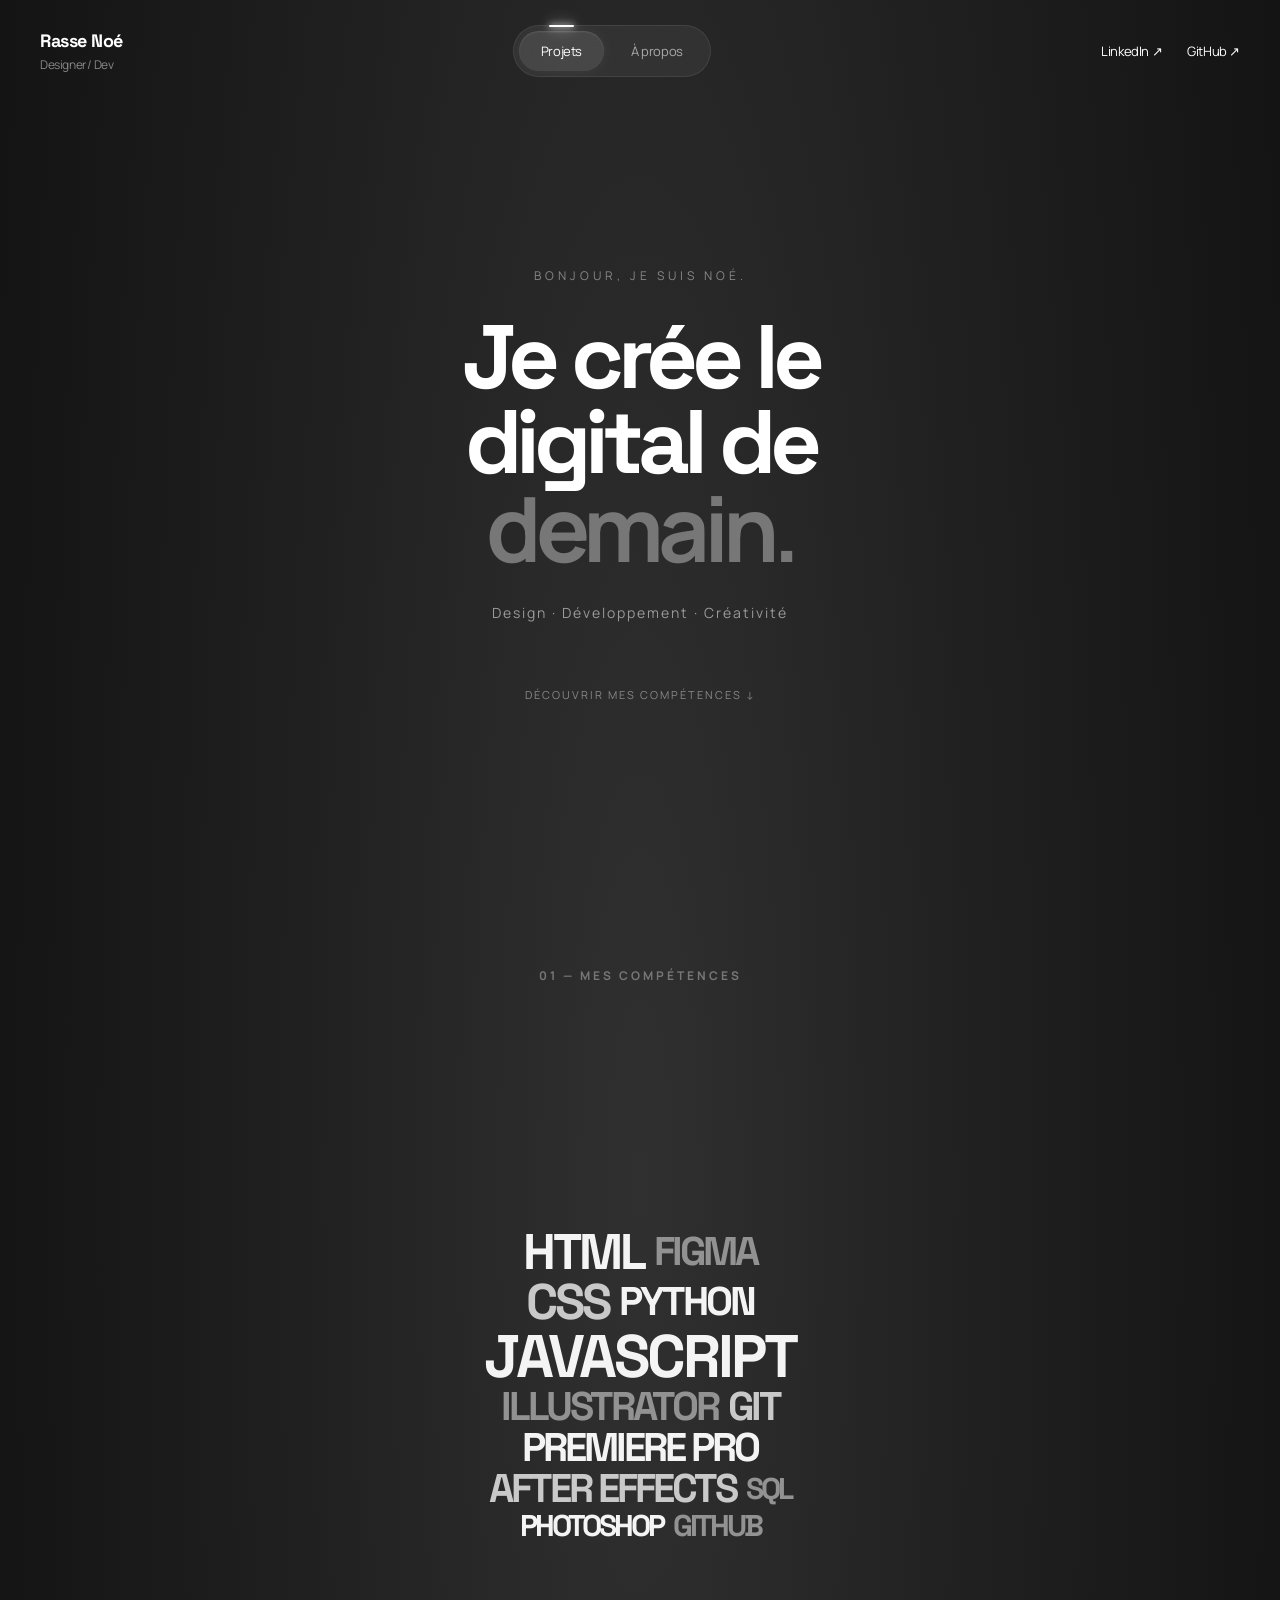
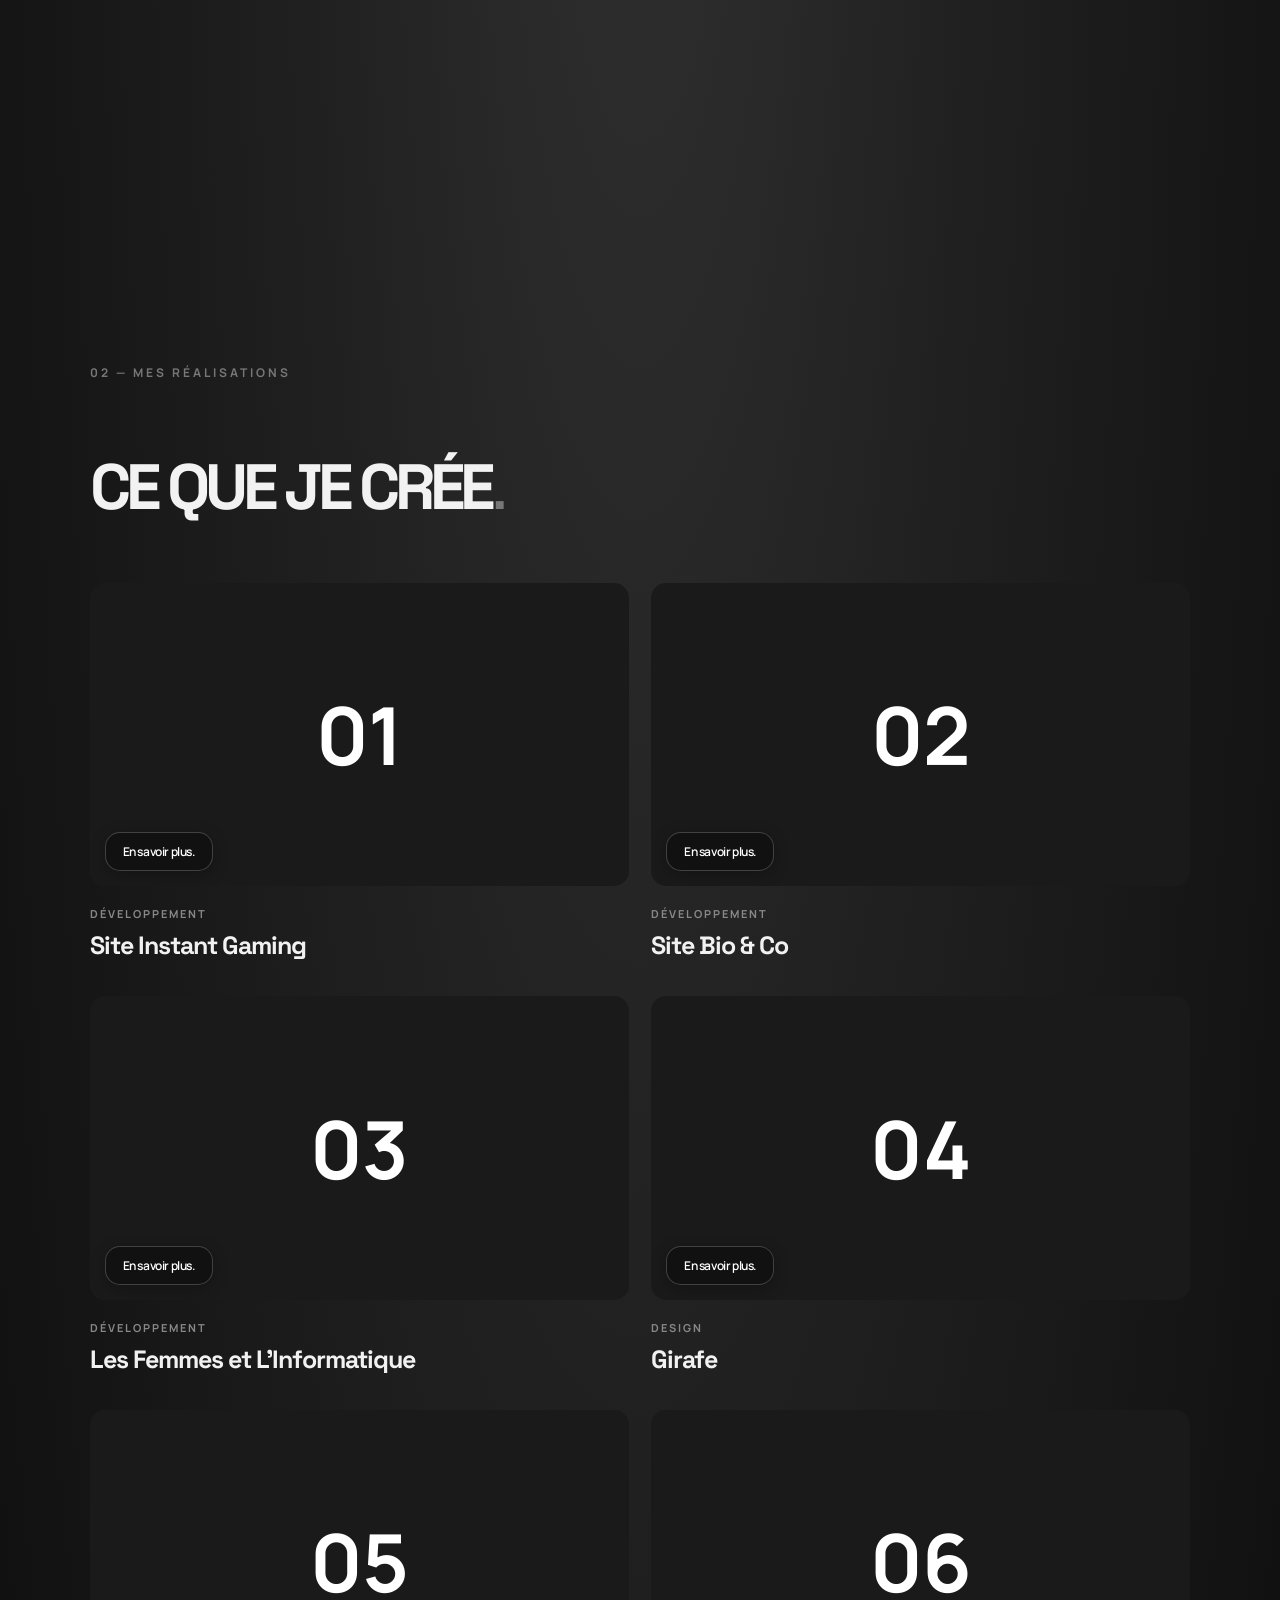
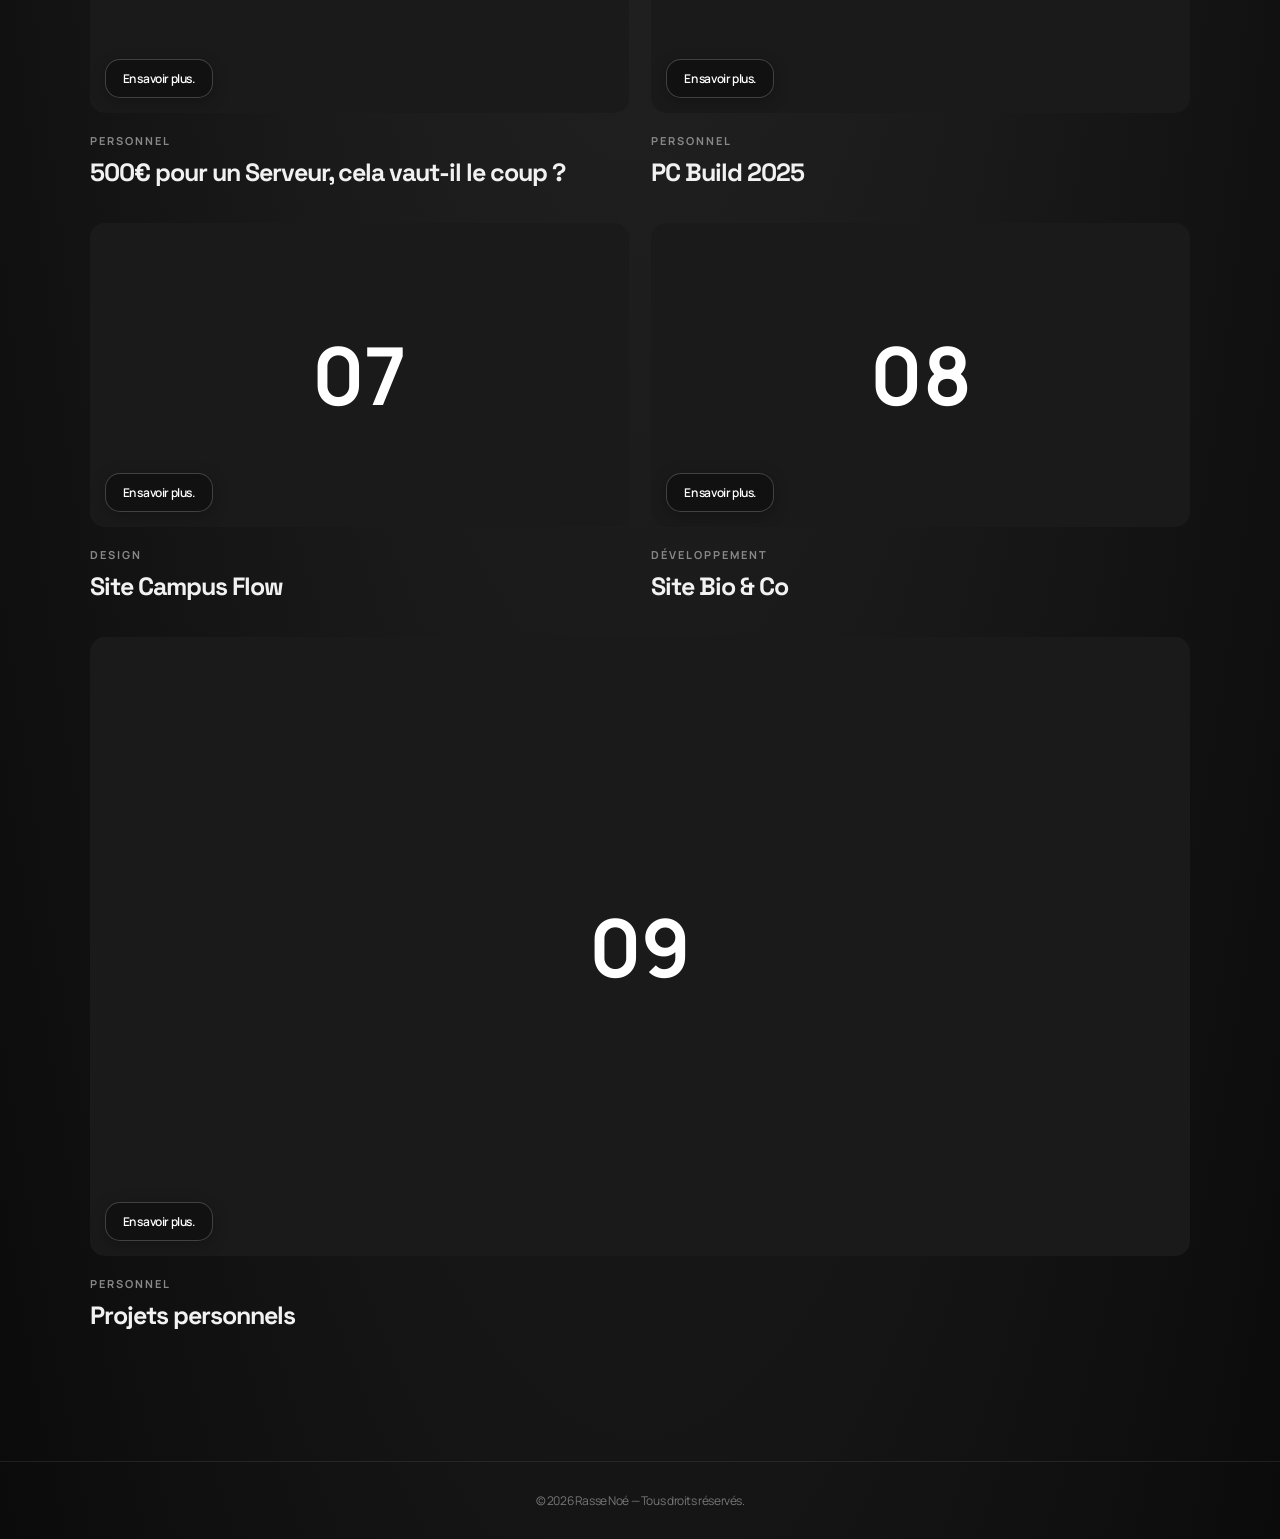
<file: index.html>
<!DOCTYPE html>
<html lang="fr">
<head>
    <meta charset="UTF-8">
    <meta name="viewport" content="width=device-width,initial-scale=1.0">
    <title>Portfolio - Rasse Noé</title>
    <link rel="stylesheet" href="./styles.css">
    <script src="scripts.js" defer></script>
</head>
<body>
    <header>
        <div class="header-left">
            <h2>Rasse Noé</h2>
            <p>Designer / Dev</p>
        </div>
        <nav class="header-mid">
            <a href="index.html" class="active">Projets</a>
            <a href="apropos.html">À propos</a>
        </nav>
        <div class="header-right">
            <a href="https://www.linkedin.com/in/noë-rasse-a5baa6315/" target="_blank" rel="noopener noreferrer">LinkedIn ↗</a>
            <a href="https://github.com/noe-rasse" target="_blank" rel="noopener noreferrer">GitHub ↗</a>
        </div>
    </header>
    <main>
        <section class="hero">
            <p class="hero-intro">BONJOUR, JE SUIS NOÉ.</p>
            <h1>Je crée le<br>digital de<br><span>demain.</span></h1>
            <p class="hero-description">Design · Développement · Créativité</p>
            <a href="#competences" class="discover">DÉCOUVRIR MES COMPÉTENCES ↓</a>
        </section>
        <section class="skills-section" id="competences">
            <p class="section-label">01 — MES COMPÉTENCES</p>
            <div class="skills-circle">
                <div class="skill-row row-1">
                    <span class="skill xl white">HTML</span>
                    <span class="skill lg gray">FIGMA</span>
                </div>
                <div class="skill-row row-2">
                    <span class="skill xl light">CSS</span>
                    <span class="skill lg white">PYTHON</span>
                </div>
                <div class="skill-row row-3">
                    <span class="skill xxl white">JAVASCRIPT</span>
                </div>
                <div class="skill-row row-4">
                    <span class="skill lg gray">ILLUSTRATOR</span>
                    <span class="skill lg light">GIT</span>
                </div>
                <div class="skill-row row-5">
                    <span class="skill lg white">PREMIERE PRO</span>
                </div>
                <div class="skill-row row-6">
                    <span class="skill lg light">AFTER EFFECTS</span>
                    <span class="skill md gray">SQL</span>
                </div>
                <div class="skill-row row-7">
                    <span class="skill md white">PHOTOSHOP</span>
                    <span class="skill md gray">GITHUB</span>
                </div>
            </div>
        </section>
        <section class="projects-section" id="projets">
            <div class="projects-heading">
                <p class="section-label">02 — MES RÉALISATIONS</p>
                <h2>CE QUE JE CRÉE<span>.</span></h2>
            </div>
            <div class="projects-grid">
                <article class="project-card">
                    <div class="project-image">
                        <span class="project-number">01</span>
                        <img class="project-image-child" src="./images-card/instant-gaming.svg" alt="">
                        <a href="ensavoirplus1.html" class="project-about">En savoir plus.</a>
                    </div>
                    <p>DÉVELOPPEMENT</p>
                    <h3>Site Instant Gaming</h3>
                </article>
                <article class="project-card">
                    <div class="project-image">
                        <span class="project-number">02</span>
                        <img class="project-image-child" src="./images-card/bio&co.png" alt="">
                        <a href="#" class="project-about">En savoir plus.</a>
                    </div>
                    <p>DÉVELOPPEMENT</p>
                    <h3>Site Bio & Co</h3>
                </article>
                <article class="project-card">
                    <div class="project-image">
                        <span class="project-number">03</span>
                        <img class="project-image-child" src="./images-card/femmeinfo.png" alt="">
                        <a href="#" class="project-about">En savoir plus.</a>
                    </div>
                    <p>DÉVELOPPEMENT</p>
                    <h3>Les Femmes et L'Informatique</h3>
                </article>
                <article class="project-card">
                    <div class="project-image">
                        <span class="project-number">04</span>
                        <img class="project-image-child" src="./images-card/girafe.png" alt="">
                        <a href="#" class="project-about">En savoir plus.</a>
                    </div>
                    <p>DESIGN</p>
                    <h3>Girafe</h3>
                </article>
                <article class="project-card">
                    <div class="project-image">
                        <span class="project-number">05</span>
                        <img class="project-image-child" src="./images-card/miniaYTB.webp" alt="">
                        <a href="#" class="project-about">En savoir plus.</a>
                    </div>
                    <p>PERSONNEL</p>
                    <h3>500€ pour un Serveur, cela vaut-il le coup ?</h3>
                </article>
                <article class="project-card">
                    <div class="project-image">
                        <span class="project-number">06</span>
                        <img class="project-image-child" src="./images-card/miniaPC.jpg" alt="">
                        <a href="#" class="project-about">En savoir plus.</a>
                    </div>
                    <p>PERSONNEL</p>
                    <h3>PC Build 2025</h3>
                </article>
                <article class="project-card">
                    <div class="project-image">
                        <span class="project-number">07</span>
                        <img class="project-image-child" src="./images-card/campus-flow.svg" alt="">
                        <a href="#" class="project-about">En savoir plus.</a>
                    </div>
                    <p>DESIGN</p>
                    <h3>Site Campus Flow</h3>
                </article>
                <article class="project-card">
                    <div class="project-image">
                        <span class="project-number">08</span>
                        <img class="project-image-child" src="./images-card/travel-corp.png" alt="">
                        <a href="#" class="project-about">En savoir plus.</a>
                    </div>
                    <p>DÉVELOPPEMENT</p>
                    <h3>Site Bio & Co</h3>
                </article>
                <article class="project-card">
                    <div class="project-image">
                        <span class="project-number">09</span>
                        <video class="project-image-child" muted loop playsinline>
                            <source src="./images-card/Rick Roll (Different link + no ads).mp4" type="video/mp4">
                        </video>
                        <a href="#" class="project-about">En savoir plus.</a>
                    </div>
                    <p>PERSONNEL</p>
                    <h3>Projets personnels</h3>
                </article>
            </div>
        </section>
    </main>
    <footer>
        <p>© 2026 Rasse Noé — Tous droits réservés.</p>
    </footer>
</body>
</html>
</file>
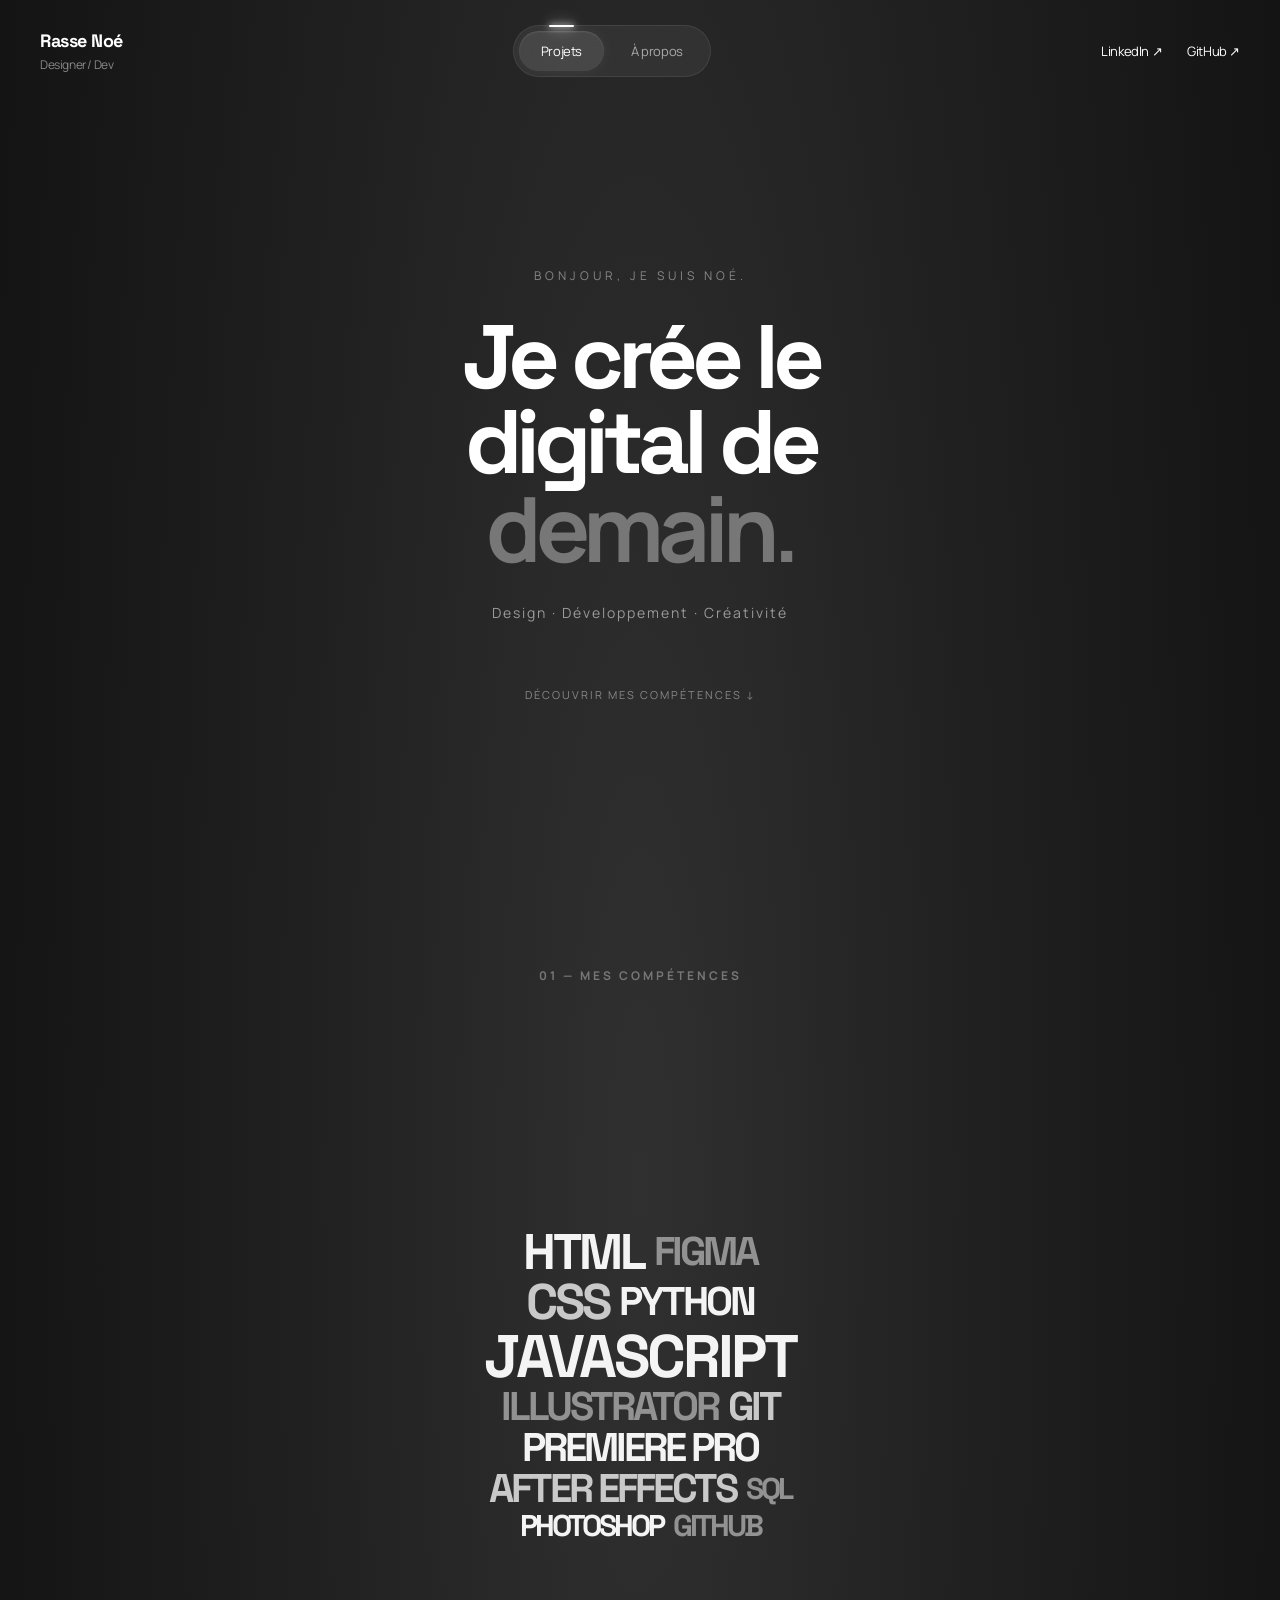
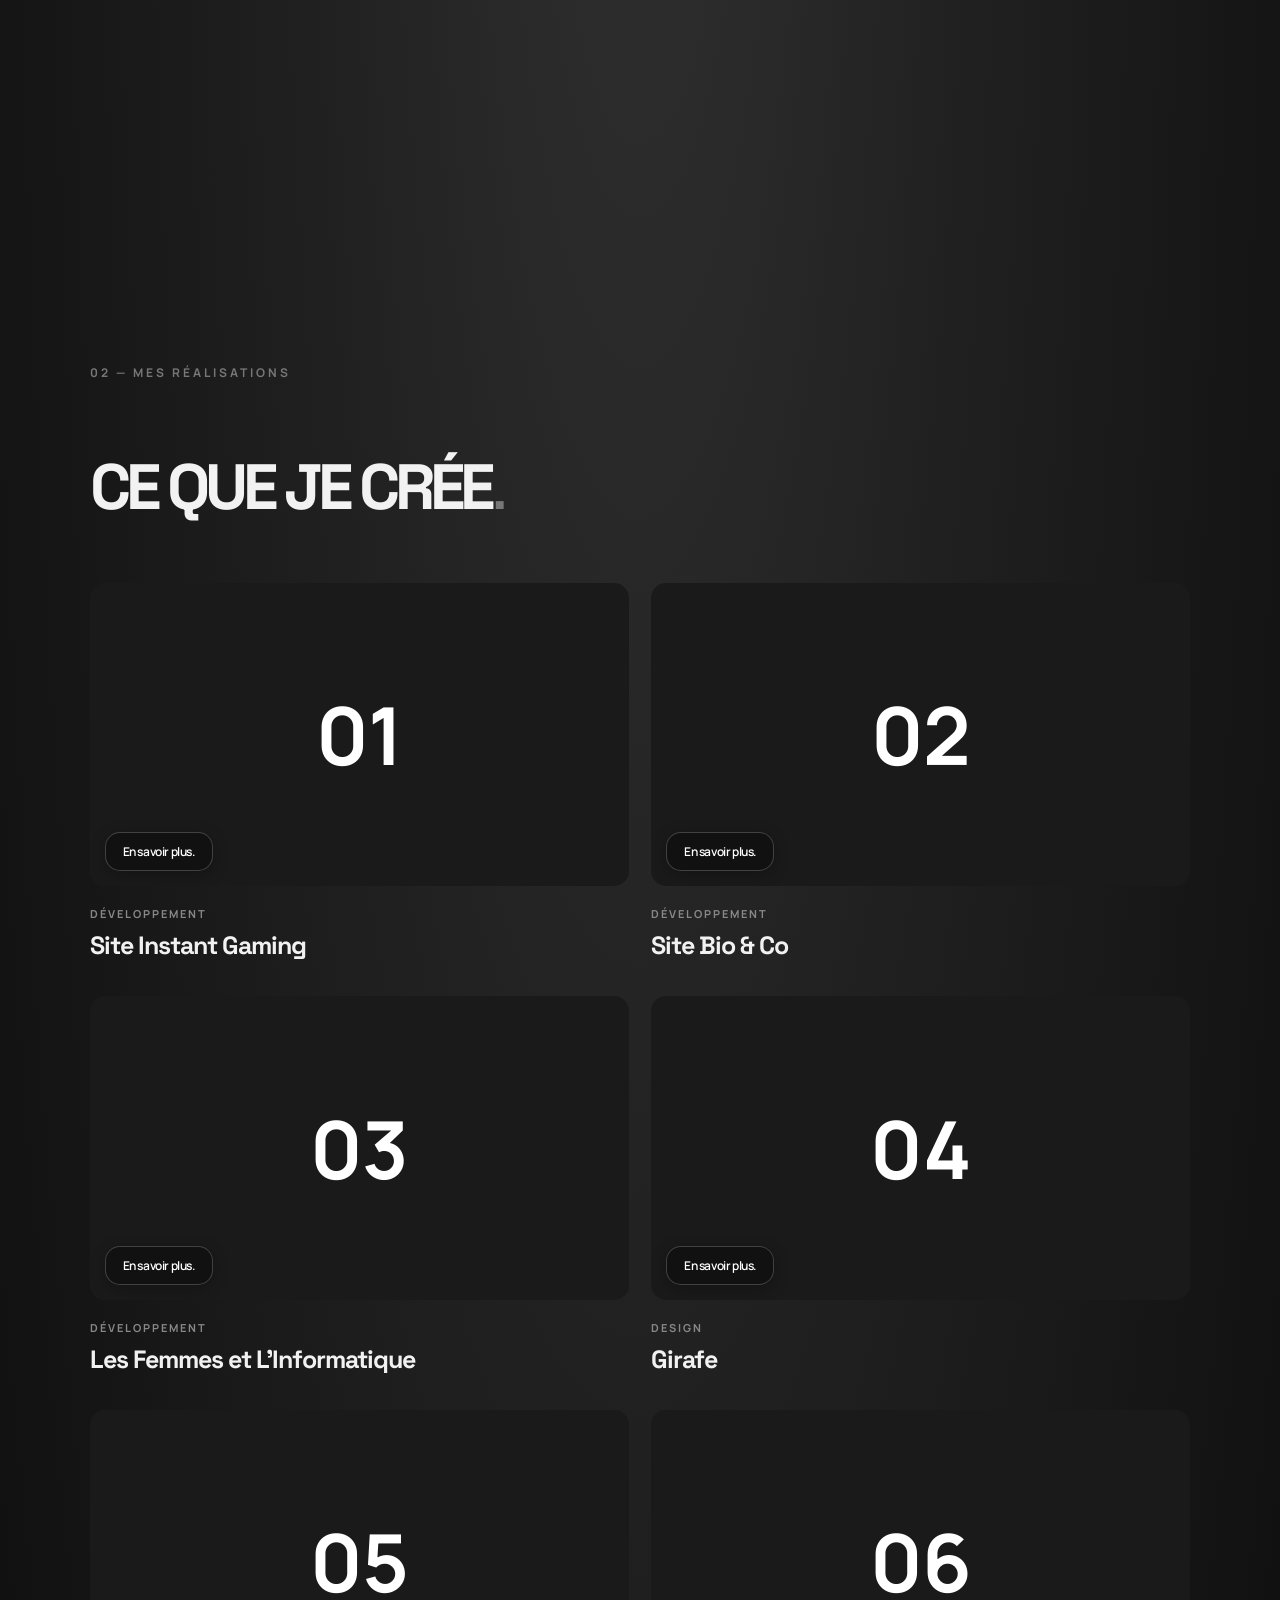
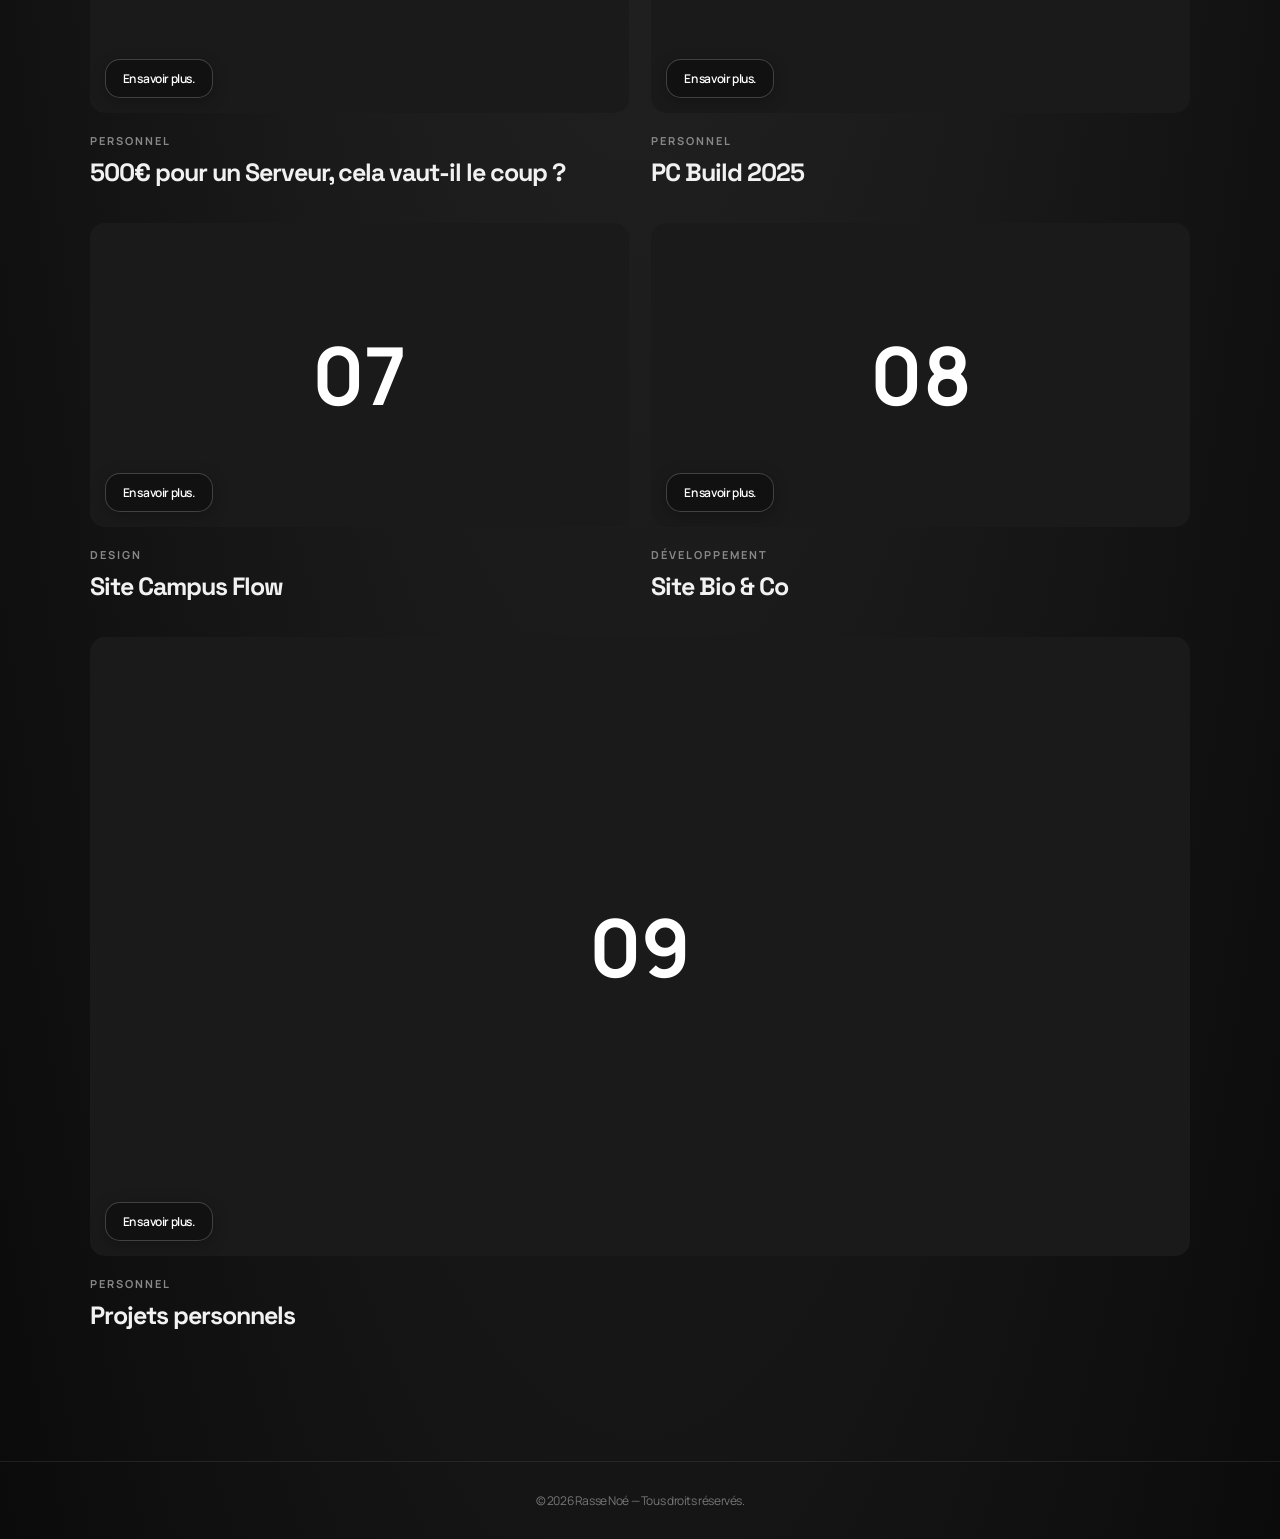
<file: portfolio/index.html>
<!DOCTYPE html>
<html lang="fr">
<head>
    <meta charset="UTF-8">
    <meta name="viewport" content="width=device-width,initial-scale=1.0">
    <title>Portfolio - Rasse Noé</title>
    <link rel="stylesheet" href="./styles.css">
    <script src="scripts.js" defer></script>
</head>
<body>
    <header>
        <div class="header-left">
            <h2>Rasse Noé</h2>
            <p>Designer / Dev</p>
        </div>
        <nav class="header-mid">
            <a href="index.html" class="active">Projets</a>
            <a href="apropos.html">À propos</a>
        </nav>
        <div class="header-right">
            <a href="https://www.linkedin.com/in/noë-rasse-a5baa6315/" target="_blank" rel="noopener noreferrer">LinkedIn ↗</a>
            <a href="https://github.com/noe-rasse" target="_blank" rel="noopener noreferrer">GitHub ↗</a>
        </div>
    </header>
    <main>
        <section class="hero">
            <p class="hero-intro">BONJOUR, JE SUIS NOÉ.</p>
            <h1>Je crée le<br>digital de<br><span>demain.</span></h1>
            <p class="hero-description">Design · Développement · Créativité</p>
            <a href="#competences" class="discover">DÉCOUVRIR MES COMPÉTENCES ↓</a>
        </section>
        <section class="skills-section" id="competences">
            <p class="section-label">01 — MES COMPÉTENCES</p>
            <div class="skills-circle">
                <div class="skill-row row-1">
                    <span class="skill xl white">HTML</span>
                    <span class="skill lg gray">FIGMA</span>
                </div>
                <div class="skill-row row-2">
                    <span class="skill xl light">CSS</span>
                    <span class="skill lg white">PYTHON</span>
                </div>
                <div class="skill-row row-3">
                    <span class="skill xxl white">JAVASCRIPT</span>
                </div>
                <div class="skill-row row-4">
                    <span class="skill lg gray">ILLUSTRATOR</span>
                    <span class="skill lg light">GIT</span>
                </div>
                <div class="skill-row row-5">
                    <span class="skill lg white">PREMIERE PRO</span>
                </div>
                <div class="skill-row row-6">
                    <span class="skill lg light">AFTER EFFECTS</span>
                    <span class="skill md gray">SQL</span>
                </div>
                <div class="skill-row row-7">
                    <span class="skill md white">PHOTOSHOP</span>
                    <span class="skill md gray">GITHUB</span>
                </div>
            </div>
        </section>
        <section class="projects-section" id="projets">
            <div class="projects-heading">
                <p class="section-label">02 — MES RÉALISATIONS</p>
                <h2>CE QUE JE CRÉE<span>.</span></h2>
            </div>
            <div class="projects-grid">
                <article class="project-card">
                    <div class="project-image">
                        <span class="project-number">01</span>
                        <img class="project-image-child" src="./images-card/instant-gaming.svg" alt="">
                        <a href="#" class="project-about">En savoir plus.</a>
                    </div>
                    <p>DÉVELOPPEMENT</p>
                    <h3>Site Instant Gaming</h3>
                </article>
                <article class="project-card">
                    <div class="project-image">
                        <span class="project-number">02</span>
                        <img class="project-image-child" src="./images-card/bio&co.png" alt="">
                        <a href="#" class="project-about">En savoir plus.</a>
                    </div>
                    <p>DÉVELOPPEMENT</p>
                    <h3>Site Bio & Co</h3>
                </article>
                <article class="project-card">
                    <div class="project-image">
                        <span class="project-number">03</span>
                        <img class="project-image-child" src="./images-card/femmeinfo.png" alt="">
                        <a href="#" class="project-about">En savoir plus.</a>
                    </div>
                    <p>DÉVELOPPEMENT</p>
                    <h3>Les Femmes et L'Informatique</h3>
                </article>
                <article class="project-card">
                    <div class="project-image">
                        <span class="project-number">04</span>
                        <img class="project-image-child" src="./images-card/girafe.png" alt="">
                        <a href="#" class="project-about">En savoir plus.</a>
                    </div>
                    <p>DESIGN</p>
                    <h3>Girafe</h3>
                </article>
                <article class="project-card">
                    <div class="project-image">
                        <span class="project-number">05</span>
                        <img class="project-image-child" src="./images-card/miniaYTB.webp" alt="">
                        <a href="#" class="project-about">En savoir plus.</a>
                    </div>
                    <p>PERSONNEL</p>
                    <h3>500€ pour un Serveur, cela vaut-il le coup ?</h3>
                </article>
                <article class="project-card">
                    <div class="project-image">
                        <span class="project-number">06</span>
                        <img class="project-image-child" src="./images-card/miniaPC.jpg" alt="">
                        <a href="#" class="project-about">En savoir plus.</a>
                    </div>
                    <p>PERSONNEL</p>
                    <h3>PC Build 2025</h3>
                </article>
                <article class="project-card">
                    <div class="project-image">
                        <span class="project-number">07</span>
                        <img class="project-image-child" src="./images-card/campus-flow.svg" alt="">
                        <a href="#" class="project-about">En savoir plus.</a>
                    </div>
                    <p>DESIGN</p>
                    <h3>Site Campus Flow</h3>
                </article>
                <article class="project-card">
                    <div class="project-image">
                        <span class="project-number">08</span>
                        <img class="project-image-child" src="./images-card/travel-corp.png" alt="">
                        <a href="#" class="project-about">En savoir plus.</a>
                    </div>
                    <p>DÉVELOPPEMENT</p>
                    <h3>Site Bio & Co</h3>
                </article>
                <article class="project-card">
                    <div class="project-image">
                        <span class="project-number">09</span>
                        <video class="project-image-child" muted loop playsinline>
                            <source src="./images-card/Rick Roll (Different link + no ads).mp4" type="video/mp4">
                        </video>
                        <a href="#" class="project-about">En savoir plus.</a>
                    </div>
                    <p>PERSONNEL</p>
                    <h3>Projets personnels</h3>
                </article>
            </div>
        </section>
    </main>
    <footer>
        <p>© 2026 Rasse Noé — Tous droits réservés.</p>
    </footer>
</body>
</html>
</file>
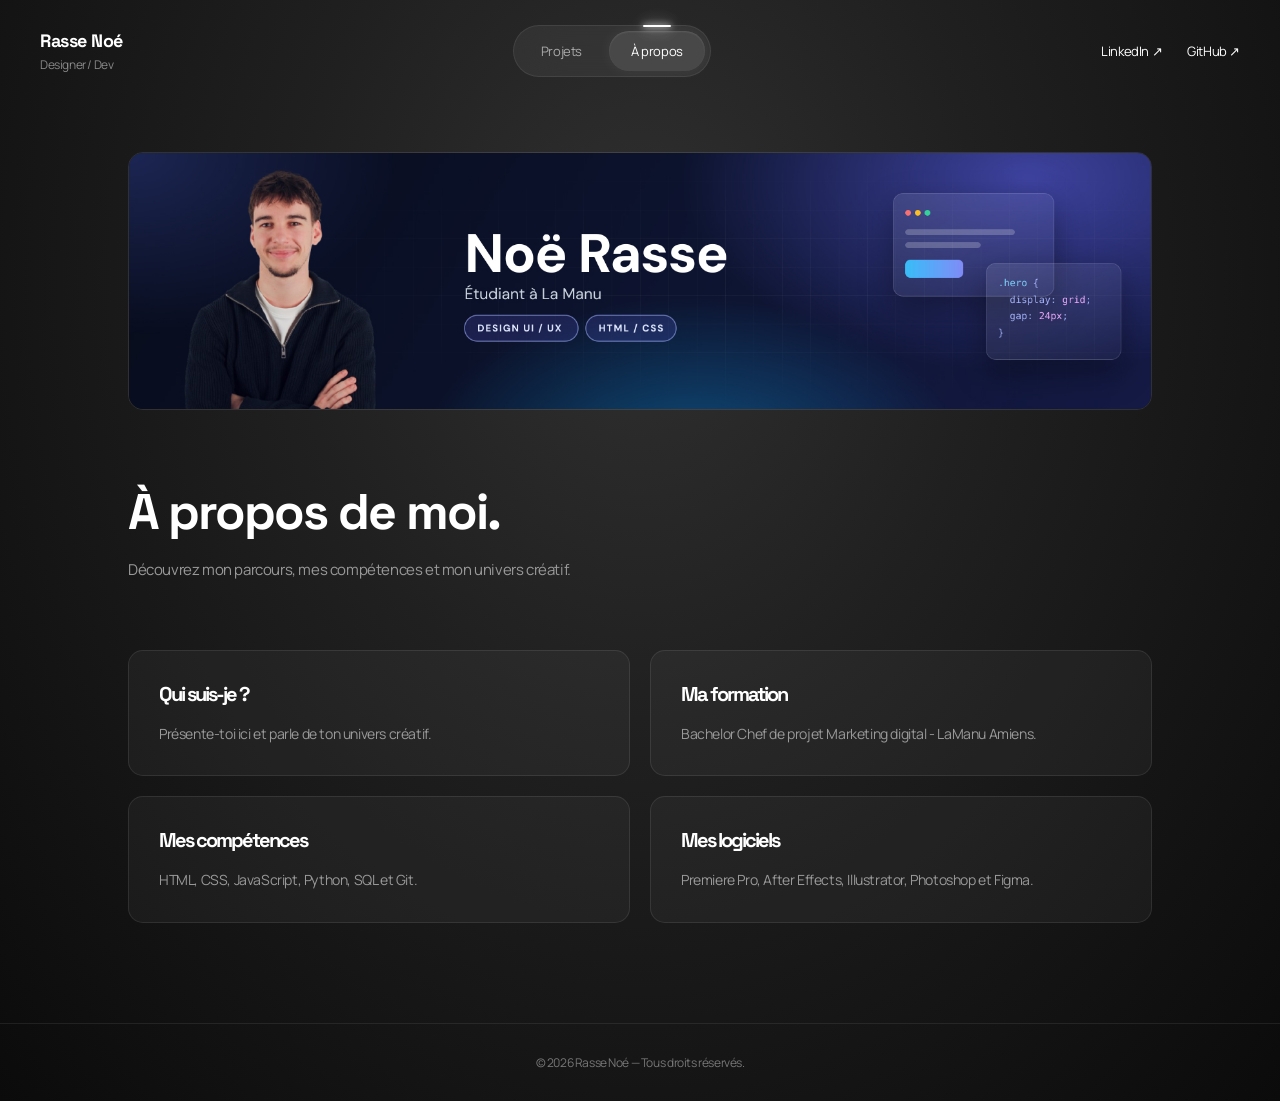
<file: apropos.html>
<!DOCTYPE html>
<html lang="fr">
<head>
    <meta charset="UTF-8">
    <meta name="viewport" content="width=device-width,initial-scale=1.0">
    <title>À propos - Rasse Noé</title>
    <link rel="stylesheet" href="./styles.css">
</head>
<body>
    <header>
        <div class="header-left">
            <h2>Rasse Noé</h2>
            <p>Designer / Dev</p>
        </div>
        <nav class="header-mid">
            <a href="index.html">Projets</a>
            <a href="apropos.html" class="active">À propos</a>
        </nav>
        <div class="header-right">
            <a href="https://www.linkedin.com/in/noë-rasse-a5baa6315/" target="_blank" rel="noopener noreferrer">LinkedIn ↗</a>
            <a href="https://github.com/noe-rasse" target="_blank" rel="noopener noreferrer">GitHub ↗</a>
        </div>
    </header>
    <main class="about">
        <section class="about-banner">
            <img src="./Banner Noë PRO 2_00000.jpg" alt="Bannière de mon portfolio">
        </section>
        <section class="about-intro">
            <h1>À propos de moi.</h1>
            <p>Découvrez mon parcours, mes compétences et mon univers créatif.</p>
        </section>
        <section class="about-content">
            <div class="about-card">
                <h2>Qui suis-je ?</h2>
                <p>Présente-toi ici et parle de ton univers créatif.</p>
            </div>
            <div class="about-card">
                <h2>Ma formation</h2>
                <p>Bachelor Chef de projet Marketing digital - LaManu Amiens.</p>
            </div>
            <div class="about-card">
                <h2>Mes compétences</h2>
                <p>HTML, CSS, JavaScript, Python, SQL et Git.</p>
            </div>
            <div class="about-card">
                <h2>Mes logiciels</h2>
                <p>Premiere Pro, After Effects, Illustrator, Photoshop et Figma.</p>
            </div>
        </section>
    </main>
    <footer>
        <p>© 2026 Rasse Noé — Tous droits réservés.</p>
    </footer>
</body>
</html>
</file>
<file: styles.css>
@import url('https://fonts.googleapis.com/css2?family=Manrope:wght@400;500;600;700;800&family=Space+Grotesk:wght@400;500;600;700&display=swap');

* {
    margin: 0;
    padding: 0;
    box-sizing: border-box;
    font-family: 'Manrope', sans-serif;
}

html {
    scroll-behavior: smooth;
}

body {
    min-height: 100vh;
    background: radial-gradient(ellipse at 50% 25%, #303030 0%, #202020 38%, #151515 70%, #0b0b0b 100%);
    color: #fff;
    letter-spacing: -.4px;
}

h1, h2, h3, nav, .skill {
    font-family: 'Space Grotesk', sans-serif;
}

h1, h2 {
    font-weight: 700;
    letter-spacing: -2px;
}

header {
    display: flex;
    justify-content: space-between;
    align-items: center;
    padding: 25px 40px;
}

.header-left h2 {
    font-size: 18px;
    letter-spacing: -.5px;
}

.header-left p {
    font-size: 12px;
    color: #888;
    margin-top: 4px;
}

.header-mid {
    display: flex;
    align-items: center;
    gap: 5px;
    padding: 5px;
    background: rgba(255,255,255,.06);
    border: 1px solid rgba(255,255,255,.08);
    border-radius: 50px;
    backdrop-filter: blur(20px);
}

.header-mid a {
    position: relative;
    padding: 11px 22px;
    color: #aaa;
    text-decoration: none;
    font-size: 13px;
    border-radius: 50px;
    transition: .3s;
}

.header-mid a.active {
    color: #fff;
    background: rgba(255,255,255,.1);
    box-shadow: 0 0 15px rgba(255,255,255,.06), inset 0 1px 2px rgba(255,255,255,.12);
}

.header-mid a.active::before {
    content: "";
    position: absolute;
    top: -6px;
    left: 35%;
    width: 30%;
    height: 2px;
    background: #fff;
    border-radius: 50px;
    box-shadow: 0 0 6px #fff, 0 0 14px rgba(255,255,255,.8), 0 0 25px rgba(255,255,255,.4);
}

.header-mid a:hover {
    color: #fff;
    background: rgba(255,255,255,.08);
}

.header-right {
    display: flex;
    align-items: center;
    gap: 25px;
}

.header-right a {
    color: #fff;
    font-size: 13px;
    text-decoration: none;
    transition: .3s;
}

.header-right a:hover {
    color: #999;
}

.hero {
    min-height: 85vh;
    display: flex;
    flex-direction: column;
    justify-content: center;
    align-items: center;
    text-align: center;
    padding: 80px 20px;
}

.hero-intro {
    color: #888;
    font-size: 12px;
    letter-spacing: 4px;
    margin-bottom: 30px;
}

.hero h1 {
    font-size: 90px;
    line-height: .95;
    font-weight: 700;
    letter-spacing: -6px;
}

.hero h1 span {
    color: #777;
}

.hero-description {
    color: #999;
    margin-top: 30px;
    font-size: 14px;
    letter-spacing: 2px;
}

.discover {
    margin-top: 65px;
    color: #888;
    text-decoration: none;
    font-size: 11px;
    letter-spacing: 2px;
    transition: .3s;
}

.discover:hover {
    color: #fff;
    letter-spacing: 4px;
}

.skills-section {
    padding: 100px 20px 140px;
    text-align: center;
}

.section-label {
    color: #777;
    font-size: 12px;
    font-weight: 700;
    letter-spacing: 3px;
    margin-bottom: 60px;
}

.skills-circle {
    width: 760px;
    height: 680px;
    max-width: 95vw;
    margin: auto;
    display: flex;
    flex-direction: column;
    justify-content: center;
    align-items: center;
    gap: 5px;
    overflow: hidden;
}

.skill-row {
    display: flex;
    justify-content: center;
    align-items: center;
    gap: 10px;
    white-space: nowrap;
}

.skill {
    font-weight: 700;
    text-transform: uppercase;
    line-height: .9;
    letter-spacing: -3px;
}

.skill.xxl {
    font-size: 60px;
}

.skill.xl {
    font-size: 50px;
}

.skill.lg {
    font-size: 40px;
}

.skill.md {
    font-size: 30px;
}

.skill.white {
    color: #f4f4f4;
}

.skill.light {
    color: #c9c9c9;
}

.skill.gray {
    color: #929292;
}

.row-1 {
    width: 65%;
}

.row-2 {
    width: 82%;
}

.row-3 {
    width: 100%;
}

.row-4 {
    width: 96%;
}

.row-5 {
    width: 90%;
}

.row-6 {
    width: 80%;
}

.row-7 {
    width: 65%;
}

.projects-section {
    padding: 100px 7% 130px;
    scroll-margin-top: 40px;
}

.projects-heading {
    margin-bottom: 55px;
}

.projects-heading h2 {
    font-size: 64px;
    letter-spacing: -5px;
    color: #f2f2f2;
}

.projects-heading h2 span {
    color: #777;
}

.projects-grid {
    display: grid;
    grid-template-columns: repeat(2, minmax(0, 1fr));
    gap: 35px 22px;
}

.project-card:last-child {
    grid-column: 1 / -1;
}
.project-card:hover{
    transform: scale(1.03);
}
.project-image {
    position: relative;
    width: 100%;
    aspect-ratio: 16 / 9;
    overflow: hidden;
    border-radius: 15px;
    margin-bottom: 20px;
}

.project-image img {
    width: 100%;
    height: 100%;
    object-fit: cover;
}

.project-about {
    position: absolute;
    bottom: 15px;
    left: 15px;
    padding: 10px 17px;
    border-radius: 15px;
    color: #fff;
    text-decoration: none;
    background: rgba(15,15,15,0.75);
    border: 1px solid rgba(255,255,255,0.2);
    box-shadow: 0 4px 15px rgba(0,0,0,0.25);
    font-size: 12px;
    font-weight: 600;
    transition: 0.3s;
}

.project-about:hover {
    background: rgba(40,40,40,0.95);
    border-color: rgba(255,255,255,0.4);
    transform: translateY(-2px);
}
.project-card{
    transition: 0.3s;
}
.project-card p {
    color: #888;
    font-size: 11px;
    font-weight: 700;
    letter-spacing: 2px;
}
.project-number {
    position: absolute;
    inset: 0;
    display: flex;
    justify-content: center;
    align-items: center;
    font-size: 80px;
    font-weight: bold;
    background: #1a1a1a;
    color: white;
    transition: opacity 0.5s ease;
}
.project-card h3 {
    color: #f1f1f1;
    font-size: 25px;
    margin-top: 8px;
    letter-spacing: -1px;
}
.project-image.revealed .project-number {
    opacity: 0;
}
.project-image video {
    width: 100%;
    height: 100%;
    object-fit: cover;
}
.project-image-child {
    width: 100%;
    height: 100%;
    object-fit: cover;
    opacity: 0;
    transition: opacity 0.5s ease;
}
.project-image.revealed .project-image-child {
    opacity: 1;
}
.about-banner {
    width: 100%;
    padding: 50px 10% 0;
}

.about-banner img {
    display: block;
    width: 100%;
    max-height: 350px;
    object-fit: cover;
    border-radius: 15px;
    border: 1px solid rgba(255,255,255,.1);
}

.about-intro {
    padding: 70px 10% 40px;
}

.about-intro h1 {
    font-size: 50px;
}

.about-intro p {
    color: #999;
    margin-top: 15px;
    font-size: 15px;
}

.about-content {
    display: grid;
    grid-template-columns: repeat(2, 1fr);
    gap: 20px;
    padding: 30px 10% 100px;
}

.about-card {
    padding: 30px;
    background: rgba(255,255,255,.04);
    border: 1px solid rgba(255,255,255,.09);
    border-radius: 15px;
    transition: .3s;
}

.about-card:hover {
    background: rgba(255,255,255,.07);
    border-color: rgba(255,255,255,.2);
    transform: translateY(-4px);
}

.about-card h2 {
    font-size: 20px;
    margin-bottom: 15px;
}

.about-card p {
    color: #999;
    line-height: 1.7;
    font-size: 14px;
}

footer {
    padding: 30px;
    text-align: center;
    color: #777;
    font-size: 12px;
    border-top: 1px solid rgba(255,255,255,.08);
}

.project-header {
    position: relative;
    z-index: 10;
}

.project-header .header-mid {
    position: fixed;
    top: 20px;
    left: 50%;
    transform: translateX(-50%);
    z-index: 1001;
    background: rgba(20,20,20,.85);
    backdrop-filter: blur(20px);
    -webkit-backdrop-filter: blur(20px);
}

.project-page {
    overflow: hidden;
}

.project-intro {
    padding: 55px 8% 100px;
}

.project-back {
    display: inline-block;
    color: #888;
    font-size: 11px;
    letter-spacing: 2px;
    text-decoration: none;
    transition: .3s;
}

.project-back:hover {
    color: #fff;
    transform: translateX(-5px);
}

.project-heading {
    padding: 100px 0 70px;
}

.project-label,
.content-label {
    color: #888;
    font-size: 11px;
    font-weight: 700;
    letter-spacing: 3px;
}

.project-heading h1 {
    margin-top: 30px;
    font-size: clamp(80px,13vw,155px);
    line-height: .85;
    letter-spacing: -10px;
}

.project-heading h1 span {
    color: #777;
}

.project-description {
    max-width: 550px;
    margin-top: 35px;
    color: #999;
    font-size: 15px;
    line-height: 1.9;
}

.project-cover {
    position: relative;
    min-height: 450px;
    display: flex;
    justify-content: center;
    align-items: center;
    overflow: hidden;
    border-radius: 20px;
    border: 1px solid rgba(255,255,255,.1);
    background: linear-gradient(135deg,#292929,#111);
}

.project-cover::before {
    content: "";
    position: absolute;
    width: 550px;
    height: 550px;
    background: radial-gradient(circle,rgba(255,255,255,.12),transparent 70%);
}

.project-cover img {
    position: relative;
    width: 65%;
    max-height: 330px;
    object-fit: contain;
}

.cover-overlay {
    position: absolute;
    right: 25px;
    bottom: 25px;
    left: 25px;
    display: flex;
    justify-content: space-between;
    color: #aaa;
    font-size: 10px;
    letter-spacing: 2px;
}

.project-meta {
    display: grid;
    grid-template-columns: repeat(3,1fr);
    gap: 25px;
    max-width: 800px;
    margin-top: 40px;
    padding-top: 25px;
    border-top: 1px solid rgba(255,255,255,.1);
}

.project-meta span {
    color: #777;
    font-size: 10px;
    font-weight: 700;
    letter-spacing: 2px;
}

.project-meta p {
    margin-top: 10px;
    color: #eee;
    font-size: 13px;
}

.project-content {
    display: grid;
    grid-template-columns: 25% 1fr;
    gap: 50px;
    padding: 120px 10%;
    border-top: 1px solid rgba(255,255,255,.07);
}

.content-number {
    color: #777;
    font-size: 11px;
    font-weight: 700;
    letter-spacing: 2px;
}

.content-main {
    max-width: 850px;
}

.content-main h2,
.gallery-heading h2 {
    margin: 25px 0 35px;
    font-size: clamp(42px,6vw,75px);
    line-height: .98;
    letter-spacing: -4px;
}

.content-main h2 span,
.gallery-heading h2 span {
    color: #777;
}

.content-main > p:not(.content-label) {
    max-width: 650px;
    margin-top: 20px;
    color: #999;
    font-size: 15px;
    line-height: 1.9;
}

.objective-list {
    display: flex;
    flex-direction: column;
    gap: 0;
    margin-top: 50px;
}

.objective-list article {
    display: flex;
    align-items: flex-start;
    gap: 30px;
    padding: 28px 0;
    border-top: 1px solid rgba(255,255,255,.1);
}

.objective-list article > span {
    color: #777;
    font-size: 12px;
}

.objective-list h3 {
    font-size: 20px;
}

.objective-list p {
    margin-top: 10px;
    color: #999;
    font-size: 13px;
    line-height: 1.7;
}

.project-gallery {
    padding: 110px 8%;
    background: rgba(255,255,255,.025);
}

.gallery-heading {
    margin-bottom: 50px;
}

.gallery-grid {
    display: grid;
    grid-template-columns: repeat(2,minmax(0,1fr));
    gap: 20px;
}

.gallery-item {
    position: relative;
    overflow: hidden;
    border-radius: 15px;
    border: 1px solid rgba(255,255,255,.1);
    background: #1a1a1a;
}

.gallery-large {
    grid-column: 1 / -1;
}

.gallery-item img {
    display: block;
    width: 100%;
    min-height: 220px;
    object-fit: cover;
    transition: transform .5s ease;
}

.gallery-item:hover img {
    transform: scale(1.03);
}

.gallery-item span {
    display: block;
    padding: 15px 18px;
    color: #888;
    font-size: 11px;
    letter-spacing: 1px;
}

.project-technologies {
    display: flex;
    flex-wrap: wrap;
    gap: 12px;
    margin-top: 35px;
}

.project-technologies span {
    padding: 12px 22px;
    border: 1px solid rgba(255,255,255,.12);
    border-radius: 50px;
    background: rgba(255,255,255,.04);
    color: #ddd;
    font-size: 12px;
}

.project-review {
    padding-bottom: 130px;
}

.project-next {
    padding: 75px 10%;
    border-top: 1px solid rgba(255,255,255,.08);
}

.project-next p {
    color: #777;
    font-size: 11px;
    font-weight: 700;
    letter-spacing: 3px;
}

.project-next a {
    display: flex;
    justify-content: space-between;
    align-items: center;
    gap: 20px;
    margin-top: 30px;
    color: #fff;
    text-decoration: none;
    font-family: 'Space Grotesk',sans-serif;
    font-size: clamp(25px,5vw,55px);
    font-weight: 700;
    letter-spacing: -2px;
    transition: .3s;
}

.project-next a:hover {
    color: #999;
}

.project-next a span:last-child {
    font-size: 35px;
}

@media (max-width:700px) {
    .project-header {
        padding: 20px;
    }

    .project-header .header-mid {
        top: 15px;
    }

    .project-intro {
        padding: 40px 20px 70px;
    }

    .project-heading {
        padding: 80px 0 50px;
    }

    .project-heading h1 {
        font-size: 75px;
        letter-spacing: -5px;
    }

    .project-cover {
        min-height: 260px;
    }

    .project-cover img {
        width: 80%;
    }

    .project-meta {
        grid-template-columns: 1fr;
        gap: 20px;
    }

    .project-content {
        grid-template-columns: 1fr;
        gap: 30px;
        padding: 75px 20px;
    }

    .content-main h2,
    .gallery-heading h2 {
        font-size: 43px;
        letter-spacing: -2px;
    }

    .project-gallery {
        padding: 75px 20px;
    }

    .gallery-grid {
        grid-template-columns: 1fr;
    }

    .gallery-large {
        grid-column: auto;
    }

    .project-next {
        padding: 60px 20px;
    }

    header {
        padding: 20px;
        flex-wrap: wrap;
        gap: 20px;
    }

    .header-mid {
        order: 3;
        width: 100%;
        justify-content: center;
    }

    .header-right {
        gap: 12px;
    }

    .hero h1 {
        font-size: 60px;
        letter-spacing: -3px;
    }

    .skills-section {
        padding: 70px 10px 100px;
    }

    .skills-circle {
        height: auto;
        aspect-ratio: 1;
        gap: 5px;
    }

    .skill-row {
        gap: 6px;
    }

    .skill {
        letter-spacing: -1.5px;
    }

    .projects-grid {
        grid-template-columns: 1fr;
    }

    .project-card:last-child {
        grid-column: auto;
    }

    .projects-section {
        padding: 70px 20px;
    }

    .projects-heading h2 {
        font-size: 44px;
        letter-spacing: -3px;
    }

    .about-banner {
        padding: 30px 20px 0;
    }

    .about-intro {
        padding: 50px 20px 30px;
    }

    .about-content {
        grid-template-columns: 1fr;
        padding: 20px 20px 60px;
    }

    .project-about {
        bottom: 10px;
        left: 10px;
        padding: 9px 14px;
    }
}

@media (max-width: 420px) {
    .header-left h2 {
        font-size: 16px;
    }

    .header-right {
        gap: 10px;
    }

    .header-right a {
        font-size: 11px;
    }

    .header-mid a {
        padding: 10px 17px;
    }

    .hero h1 {
        font-size: 42px;
    }

    .projects-heading h2 {
        font-size: 32px;
    }

    .about-intro h1 {
        font-size: 32px;
    }

    .skill.xxl {
        font-size: 34px;
    }

    .skill.xl {
        font-size: 29px;
    }

    .skill.lg {
        font-size: 22px;
    }

    .skill.md {
        font-size: 17px;
    }
}
</file>
<file: portfolio/styles.css>
@import url('https://fonts.googleapis.com/css2?family=Manrope:wght@400;500;600;700;800&family=Space+Grotesk:wght@400;500;600;700&display=swap');

* {
    margin: 0;
    padding: 0;
    box-sizing: border-box;
    font-family: 'Manrope', sans-serif;
}

html {
    scroll-behavior: smooth;
}

body {
    min-height: 100vh;
    background: radial-gradient(ellipse at 50% 25%, #303030 0%, #202020 38%, #151515 70%, #0b0b0b 100%);
    color: #fff;
    letter-spacing: -.4px;
}

h1, h2, h3, nav, .skill {
    font-family: 'Space Grotesk', sans-serif;
}

h1, h2 {
    font-weight: 700;
    letter-spacing: -2px;
}

header {
    display: flex;
    justify-content: space-between;
    align-items: center;
    padding: 25px 40px;
}

.header-left h2 {
    font-size: 18px;
    letter-spacing: -.5px;
}

.header-left p {
    font-size: 12px;
    color: #888;
    margin-top: 4px;
}

.header-mid {
    display: flex;
    align-items: center;
    gap: 5px;
    padding: 5px;
    background: rgba(255,255,255,.06);
    border: 1px solid rgba(255,255,255,.08);
    border-radius: 50px;
    backdrop-filter: blur(20px);
}

.header-mid a {
    position: relative;
    padding: 11px 22px;
    color: #aaa;
    text-decoration: none;
    font-size: 13px;
    border-radius: 50px;
    transition: .3s;
}

.header-mid a.active {
    color: #fff;
    background: rgba(255,255,255,.1);
    box-shadow: 0 0 15px rgba(255,255,255,.06), inset 0 1px 2px rgba(255,255,255,.12);
}

.header-mid a.active::before {
    content: "";
    position: absolute;
    top: -6px;
    left: 35%;
    width: 30%;
    height: 2px;
    background: #fff;
    border-radius: 50px;
    box-shadow: 0 0 6px #fff, 0 0 14px rgba(255,255,255,.8), 0 0 25px rgba(255,255,255,.4);
}

.header-mid a:hover {
    color: #fff;
    background: rgba(255,255,255,.08);
}

.header-right {
    display: flex;
    align-items: center;
    gap: 25px;
}

.header-right a {
    color: #fff;
    font-size: 13px;
    text-decoration: none;
    transition: .3s;
}

.header-right a:hover {
    color: #999;
}

.hero {
    min-height: 85vh;
    display: flex;
    flex-direction: column;
    justify-content: center;
    align-items: center;
    text-align: center;
    padding: 80px 20px;
}

.hero-intro {
    color: #888;
    font-size: 12px;
    letter-spacing: 4px;
    margin-bottom: 30px;
}

.hero h1 {
    font-size: 90px;
    line-height: .95;
    font-weight: 700;
    letter-spacing: -6px;
}

.hero h1 span {
    color: #777;
}

.hero-description {
    color: #999;
    margin-top: 30px;
    font-size: 14px;
    letter-spacing: 2px;
}

.discover {
    margin-top: 65px;
    color: #888;
    text-decoration: none;
    font-size: 11px;
    letter-spacing: 2px;
    transition: .3s;
}

.discover:hover {
    color: #fff;
    letter-spacing: 4px;
}

.skills-section {
    padding: 100px 20px 140px;
    text-align: center;
}

.section-label {
    color: #777;
    font-size: 12px;
    font-weight: 700;
    letter-spacing: 3px;
    margin-bottom: 60px;
}

.skills-circle {
    width: 760px;
    height: 680px;
    max-width: 95vw;
    margin: auto;
    display: flex;
    flex-direction: column;
    justify-content: center;
    align-items: center;
    gap: 5px;
    overflow: hidden;
}

.skill-row {
    display: flex;
    justify-content: center;
    align-items: center;
    gap: 10px;
    white-space: nowrap;
}

.skill {
    font-weight: 700;
    text-transform: uppercase;
    line-height: .9;
    letter-spacing: -3px;
}

.skill.xxl {
    font-size: 60px;
}

.skill.xl {
    font-size: 50px;
}

.skill.lg {
    font-size: 40px;
}

.skill.md {
    font-size: 30px;
}

.skill.white {
    color: #f4f4f4;
}

.skill.light {
    color: #c9c9c9;
}

.skill.gray {
    color: #929292;
}

.row-1 {
    width: 65%;
}

.row-2 {
    width: 82%;
}

.row-3 {
    width: 100%;
}

.row-4 {
    width: 96%;
}

.row-5 {
    width: 90%;
}

.row-6 {
    width: 80%;
}

.row-7 {
    width: 65%;
}

.projects-section {
    padding: 100px 7% 130px;
    scroll-margin-top: 40px;
}

.projects-heading {
    margin-bottom: 55px;
}

.projects-heading h2 {
    font-size: 64px;
    letter-spacing: -5px;
    color: #f2f2f2;
}

.projects-heading h2 span {
    color: #777;
}

.projects-grid {
    display: grid;
    grid-template-columns: repeat(2, minmax(0, 1fr));
    gap: 35px 22px;
}

.project-card:last-child {
    grid-column: 1 / -1;
}
.project-card:hover{
    transform: scale(1.03);
}
.project-image {
    position: relative;
    width: 100%;
    aspect-ratio: 16 / 9;
    overflow: hidden;
    border-radius: 15px;
    margin-bottom: 20px;
}

.project-image img {
    width: 100%;
    height: 100%;
    object-fit: cover;
}

.project-about {
    position: absolute;
    bottom: 15px;
    left: 15px;
    padding: 10px 17px;
    border-radius: 15px;
    color: #fff;
    text-decoration: none;
    background: rgba(15,15,15,0.75);
    border: 1px solid rgba(255,255,255,0.2);
    box-shadow: 0 4px 15px rgba(0,0,0,0.25);
    font-size: 12px;
    font-weight: 600;
    transition: 0.3s;
}

.project-about:hover {
    background: rgba(40,40,40,0.95);
    border-color: rgba(255,255,255,0.4);
    transform: translateY(-2px);
}
.project-card{
    transition: 0.3s;
}
.project-card p {
    color: #888;
    font-size: 11px;
    font-weight: 700;
    letter-spacing: 2px;
}
.project-number {
    position: absolute;
    inset: 0;
    display: flex;
    justify-content: center;
    align-items: center;
    font-size: 80px;
    font-weight: bold;
    background: #1a1a1a;
    color: white;
    transition: opacity 0.5s ease;
}
.project-card h3 {
    color: #f1f1f1;
    font-size: 25px;
    margin-top: 8px;
    letter-spacing: -1px;
}
.project-image.revealed .project-number {
    opacity: 0;
}
.project-image video {
    width: 100%;
    height: 100%;
    object-fit: cover;
}
.project-image-child {
    width: 100%;
    height: 100%;
    object-fit: cover;
    opacity: 0;
    transition: opacity 0.5s ease;
}
.project-image.revealed .project-image-child {
    opacity: 1;
}
.about-banner {
    width: 100%;
    padding: 50px 10% 0;
}

.about-banner img {
    display: block;
    width: 100%;
    max-height: 350px;
    object-fit: cover;
    border-radius: 15px;
    border: 1px solid rgba(255,255,255,.1);
}

.about-intro {
    padding: 70px 10% 40px;
}

.about-intro h1 {
    font-size: 50px;
}

.about-intro p {
    color: #999;
    margin-top: 15px;
    font-size: 15px;
}

.about-content {
    display: grid;
    grid-template-columns: repeat(2, 1fr);
    gap: 20px;
    padding: 30px 10% 100px;
}

.about-card {
    padding: 30px;
    background: rgba(255,255,255,.04);
    border: 1px solid rgba(255,255,255,.09);
    border-radius: 15px;
    transition: .3s;
}

.about-card:hover {
    background: rgba(255,255,255,.07);
    border-color: rgba(255,255,255,.2);
    transform: translateY(-4px);
}

.about-card h2 {
    font-size: 20px;
    margin-bottom: 15px;
}

.about-card p {
    color: #999;
    line-height: 1.7;
    font-size: 14px;
}

footer {
    padding: 30px;
    text-align: center;
    color: #777;
    font-size: 12px;
    border-top: 1px solid rgba(255,255,255,.08);
}

@media (max-width: 700px) {
    header {
        padding: 20px;
        flex-wrap: wrap;
        gap: 20px;
    }

    .header-mid {
        order: 3;
        width: 100%;
        justify-content: center;
    }

    .header-right {
        gap: 12px;
    }

    .hero h1 {
        font-size: 60px;
        letter-spacing: -3px;
    }

    .skills-section {
        padding: 70px 10px 100px;
    }

    .skills-circle {
        height: auto;
        aspect-ratio: 1;
        gap: 5px;
    }

    .skill-row {
        gap: 6px;
    }

    .skill {
        letter-spacing: -1.5px;
    }

    .projects-grid {
        grid-template-columns: 1fr;
    }

    .project-card:last-child {
        grid-column: auto;
    }

    .projects-section {
        padding: 70px 20px;
    }

    .projects-heading h2 {
        font-size: 44px;
        letter-spacing: -3px;
    }

    .about-banner {
        padding: 30px 20px 0;
    }

    .about-intro {
        padding: 50px 20px 30px;
    }

    .about-content {
        grid-template-columns: 1fr;
        padding: 20px 20px 60px;
    }

    .project-about {
        bottom: 10px;
        left: 10px;
        padding: 9px 14px;
    }
}

@media (max-width: 420px) {
    .header-left h2 {
        font-size: 16px;
    }

    .header-right {
        gap: 10px;
    }

    .header-right a {
        font-size: 11px;
    }

    .header-mid a {
        padding: 10px 17px;
    }

    .hero h1 {
        font-size: 42px;
    }

    .projects-heading h2 {
        font-size: 32px;
    }

    .about-intro h1 {
        font-size: 32px;
    }

    .skill.xxl {
        font-size: 34px;
    }

    .skill.xl {
        font-size: 29px;
    }

    .skill.lg {
        font-size: 22px;
    }

    .skill.md {
        font-size: 17px;
    }
}
</file>
